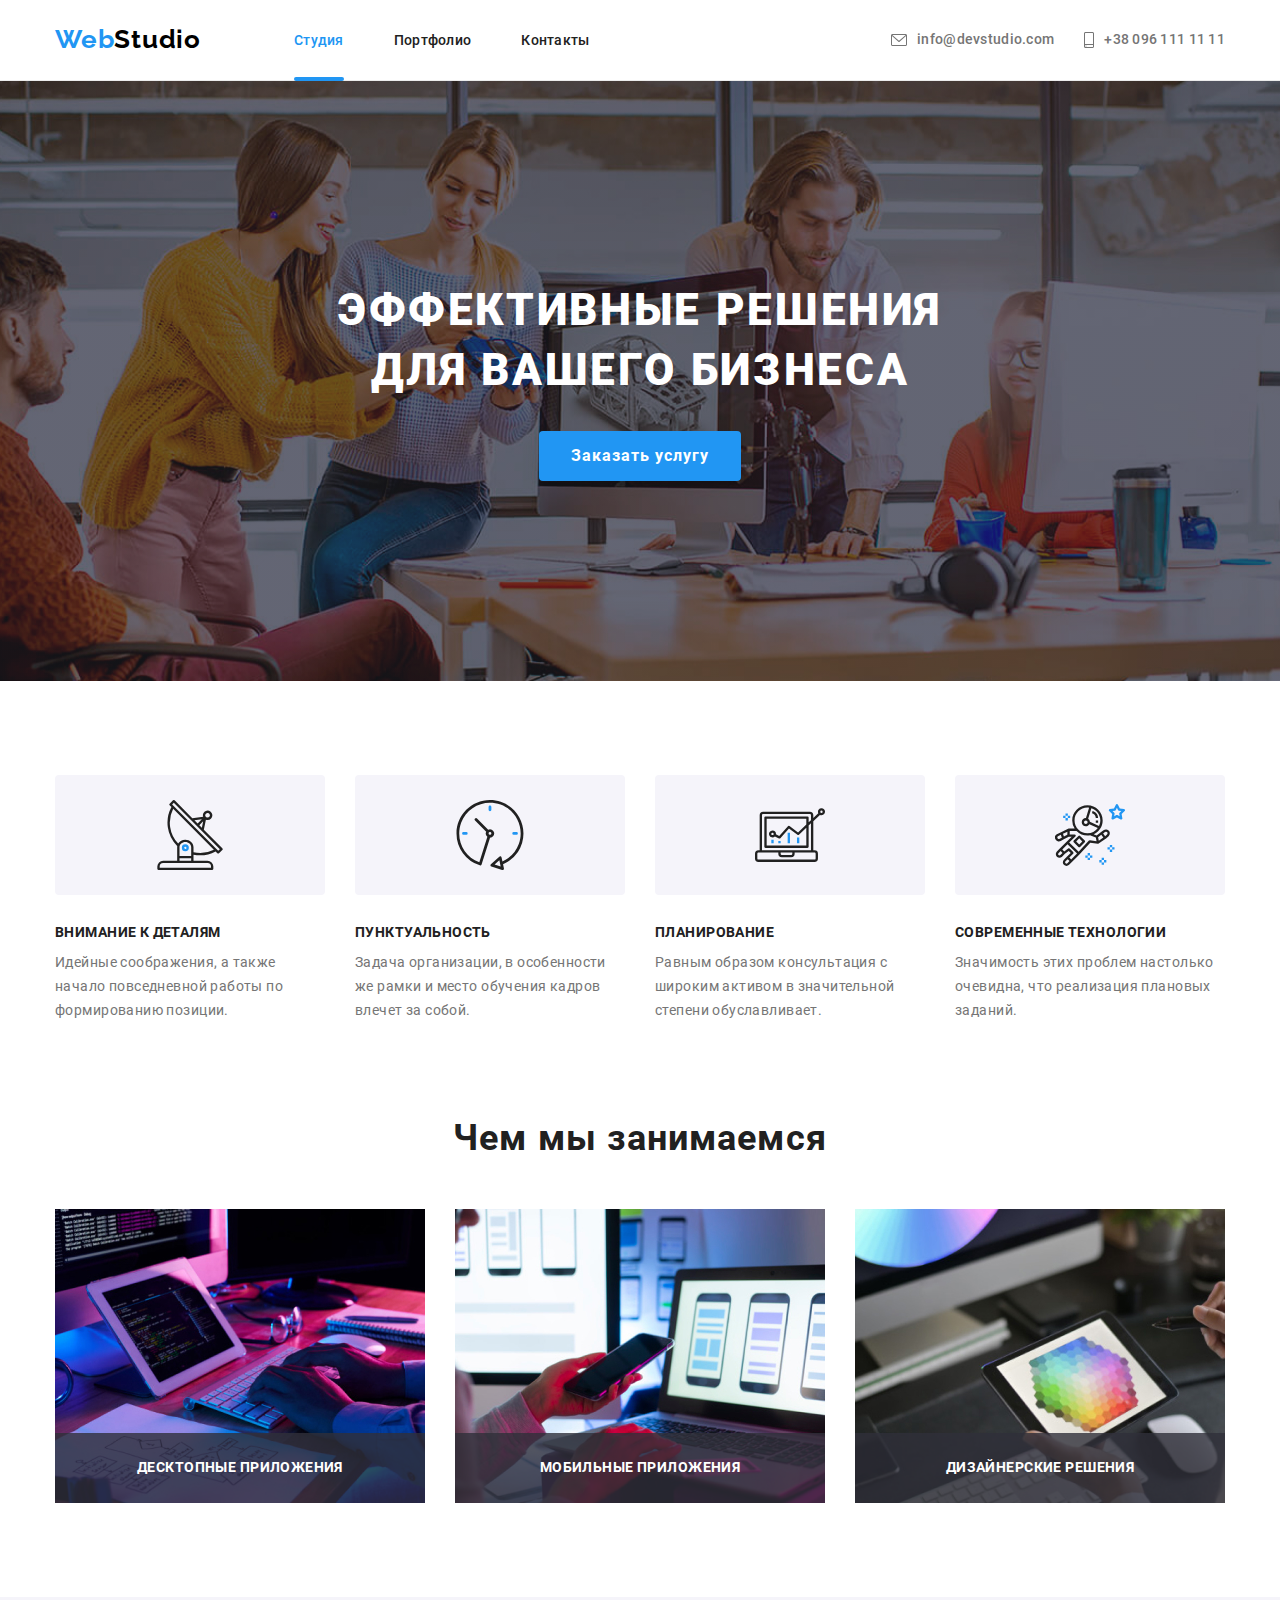
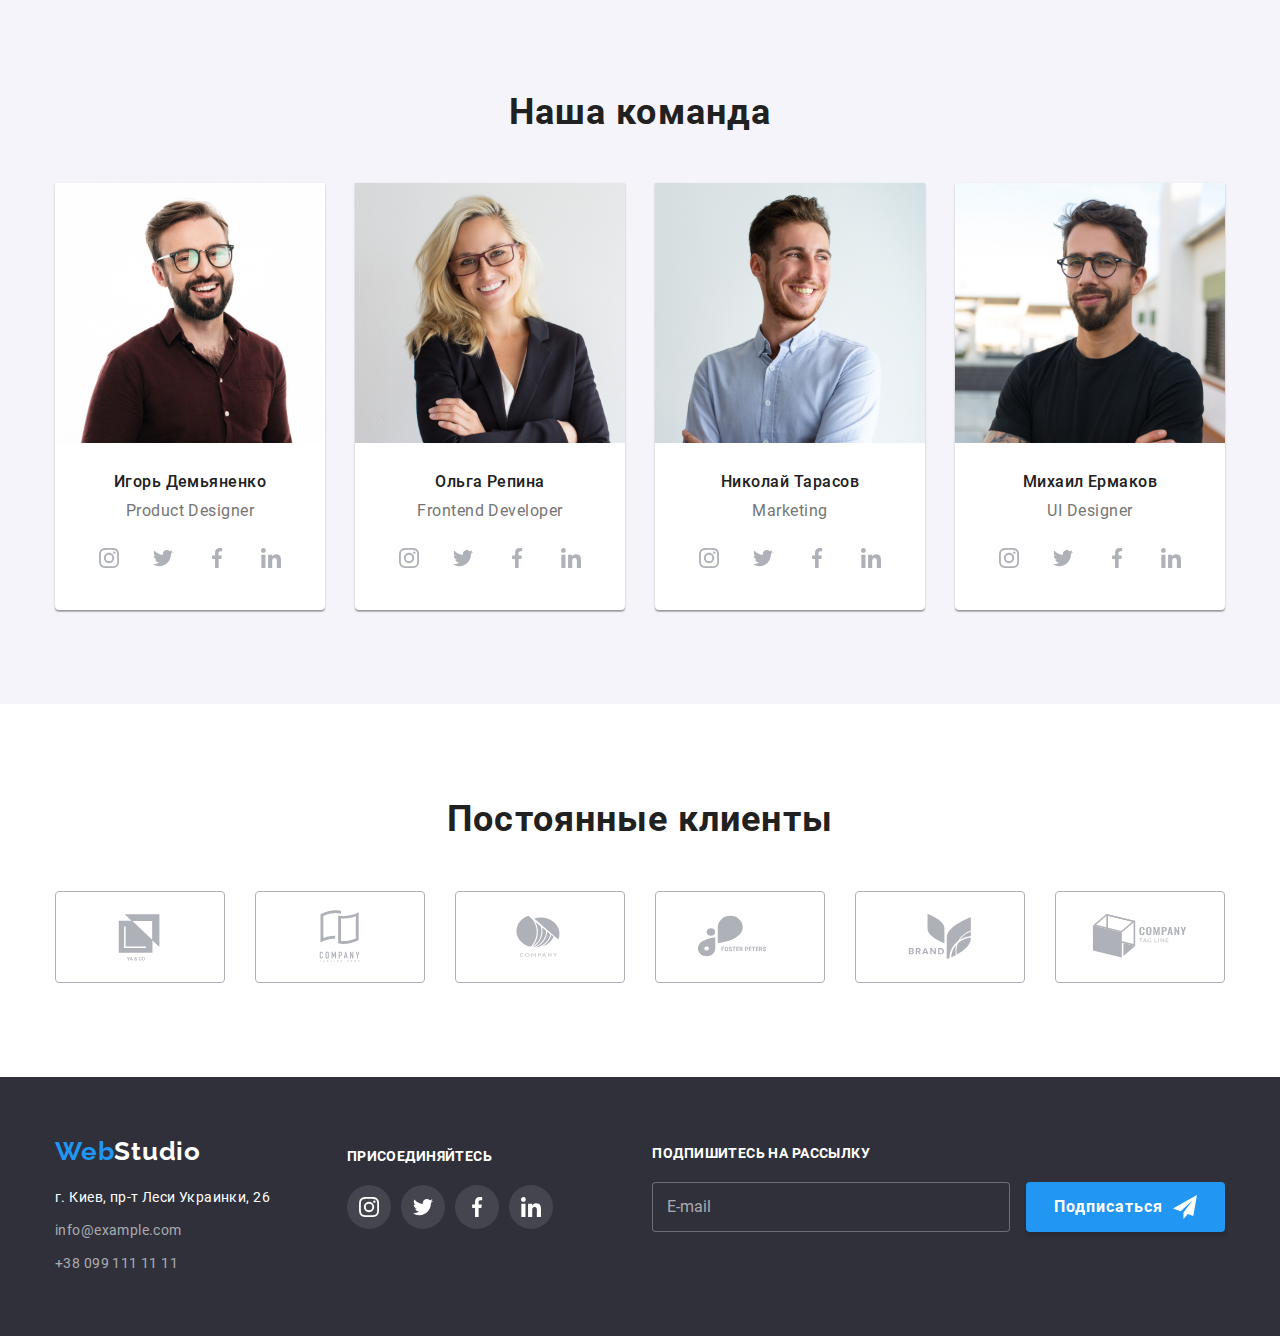
<file: index.html>
<!DOCTYPE html>
<html lang="ru">
<head>
    <meta charset="UTF-8">
    <meta http-equiv="X-UA-Compatible" content="IE=edge">
    <meta name="viewport" content="width=device-width, initial-scale=1.0">
    <title>Студия</title>

    <link rel="stylesheet" href="https://cdnjs.cloudflare.com/ajax/libs/modern-normalize/1.1.0/modern-normalize.min.css" />
    <link rel="stylesheet" href="./css/main.min.css">
</head>
<body>
    <header class="header">
        <div class="container">
            <div class="header__inner">
                <div class="header__logo">
                        <a href="./index.html" lang="en" class="logo links">Web<span
                                class="logo--black">Studio</span></a>
                </div>
            <nav class="nav">
                <ul class="nav__list list">
                    <li class="nav__item">
                        <a href="./index.html" class="nav__link links nav__link--current">Студия</a>
                    </li>
                    <li class="nav__item">
                        <a href="./portfolio.html" class="nav__link links">Портфолио</a>
                    </li>
                    <li class="nav__item">
                        <a href="#contacts" class="nav__link links">Контакты</a>
                    </li>
                </ul>
            </nav>
                <ul class="contacts--row list">
                    <li class="contacts__item" >
                        <a href="mailto:info@devstudio.com" class="contacts__links--medium links">
                            <svg width="16" height="16" class="header__icon">
                                <use href="./images/icons.svg#icon-mail"></use>
                            </svg>
                            info@devstudio.com
                        </a>
                    </li>
                    <li class="contacts__item">
                        <a href="tel:+380961111111" class="contacts__links--medium links">
                            <svg width="16" height="16" class="header__icon header__icon--less-distance">
                                <use href="./images/icons.svg#icon-phone"></use>
                            </svg>
                            +38 096 111 11 11
                        </a>
                    </li>
                </ul>
            </div>
        </div>
    </header>
    <main>
        <section class="section hero">
            <div class="container">
                <h1 class="hero__title">Эффективные решения для вашего бизнеса</h1>
                <button class="buttons buttons--large" type="button" data-modal-open>Заказать услугу</button>
            </div>
        </section>
        <section class="section benefits">
            <div class="container">
                <h2 class="visually-hidden">Наши преимущества</h2>
                <ul class="benefits__list list">
                    <li class="benefits__item">
                        <div class="benefits__thumb">
                            <svg width="70px" height="70px">
                                <use href="./images/icons.svg#icon-antenna"/>
                            </svg>
                        </div>
                        <h3 class="benefits__title">
                            Внимание к деталям
                        </h3>
                        <p class="benefits__description">
                            Идейные соображения, а также начало повседневной работы по формированию позиции.
                        </p>
                    </li>
                    <li class="benefits__item">
                        <div class="benefits__thumb">
                            <svg width="70px" height="70px">
                                <use href="./images/icons.svg#icon-clock" />
                            </svg>
                        </div>
                        <h3 class="benefits__title">
                            Пунктуальность
                        </h3>
                        <p class="benefits__description">
                            Задача организации, в особенности же рамки и место обучения кадров влечет за собой.
                        </p>
                    </li>
                    <li class="benefits__item">
                        <div class="benefits__thumb">
                            <svg width="70px" height="70px">
                                <use href="./images/icons.svg#icon-diagram" />
                            </svg>
                        </div>
                        <h3 class="benefits__title">
                            Планирование
                        </h3>
                        <p class="benefits__description">
                            Равным образом консультация с широким активом в значительной степени обуславливает.
                        </p>
                    </li>
                    <li class="benefits__item">
                        <div class="benefits__thumb">
                            <svg width="70px" height="70px">
                                <use href="./images/icons.svg#icon-astronaut" />
                            </svg>
                        </div>
                        <h3 class="benefits__title">
                            Современные технологии
                        </h3>
                        <p class="benefits__description">
                            Значимость этих проблем настолько очевидна, что реализация плановых заданий.
                        </p>
                    </li>
                </ul>
            </div>
        </section>
        <section class="section activity">
            <div class="container">
                <h2 class="activity__title">
                    Чем мы занимаемся
                </h2>
                <ul class="activity__list list">
                    <li class="activity__item">
                        <img src="./images/image-1.jpg" alt="Программирование" width="370" />
                        <h3 class="activity__description">Десктопные приложения</h3>
                    </li>
                    <li class="activity__item">
                        <img src="./images/image-2.jpg" alt="Программирование для малых устройств" width="370" />
                        <h3 class="activity__description">Мобильные приложения</h3>
                    </li>
                    <li class="activity__item">
                        <img src="./images/image-3.jpg" alt="Палитра красок" width="370" />
                        <h3 class="activity__description">Дизайнерские решения</h3>
                    </li>
                </ul>
            </div>
        </section>
        <section class="section team">
            <div class="container">
                <h2 class="team__title">
                    Наша команда
                </h2>
                <ul class="team__list list">
                    <li class="team__card">
                        <img src="./images/team-1.jpg" lang="en" alt="Product Designer" width="270" />
                        <div class="team__member">
                            <h3 class="team__name">Игорь Демьяненко</h3>
                            <p class="team__job" lang="en">Product Designer</p>
                            <ul class="team-networks networks list">
                                <li>
                                    <a href="#" class="networks__links">
                                        <svg class="networks__icons" width="20px" height="20px">
                                            <use href="./images/icons.svg#icon-instagram"/>
                                        </svg>
                                    </a>
                                </li>
                                <li>
                                    <a href="#" class="networks__links">
                                        <svg class="networks__icons" width="20px" height="20px">
                                            <use href="./images/icons.svg#icon-twitter"/>
                                        </svg>
                                    </a>
                                </li>
                                <li>
                                    <a href="#" class="networks__links">
                                        <svg class="networks__icons" width="20px" height="20px">
                                            <use href="./images/icons.svg#icon-facebook"/>
                                        </svg>
                                    </a>
                                </li>
                                <li>
                                    <a href="#" class="networks__links">
                                        <svg class="networks__icons" width="20px" height="20px">
                                            <use href="./images/icons.svg#icon-linkedin"/>
                                        </svg>
                                    </a>
                                </li>
                            </ul>
                        </div>
                    </li>
                    <li class="team__card">
                        <img src="./images/team-2.jpg" lang="en" alt="Frontend Developer" width="270" />
                        <div class="team__member">
                            <h3 class="team__name">Ольга Репина</h3>
                            <p class="team__job" lang="en">Frontend Developer</p>
                            <ul class="team-networks networks list">
                                <li>
                                    <a href="#" class="networks__links">
                                        <svg class="networks__icons" width="20px" height="20px">
                                            <use href="./images/icons.svg#icon-instagram"/>
                                        </svg>
                                    </a>
                                </li>
                                <li>
                                    <a href="#" class="networks__links">
                                        <svg class="networks__icons" width="20px" height="20px">
                                            <use href="./images/icons.svg#icon-twitter"/>
                                        </svg>
                                    </a>
                                </li>
                                <li>
                                    <a href="#" class="networks__links">
                                        <svg class="networks__icons" width="20px" height="20px">
                                            <use href="./images/icons.svg#icon-facebook"/>
                                        </svg>
                                    </a>
                                </li>
                                <li>
                                    <a href="#" class="networks__links">
                                        <svg class="networks__icons" width="20px" height="20px">
                                            <use href="./images/icons.svg#icon-linkedin"/>
                                        </svg>
                                    </a>
                                </li>
                            </ul>
                        </div>
                    </li>
                    <li class="team__card">
                        <img src="./images/team-3.jpg" lang="en" alt="Marketing" width="270" />
                        <div class="team__member">
                            <h3 class="team__name">Николай Тарасов</h3>
                            <p class="team__job" lang="en">Marketing</p>
                            <ul class="team-networks networks list">
                                <li>
                                    <a href="#" class="networks__links">
                                        <svg class="networks__icons" width="20px" height="20px">
                                            <use href="./images/icons.svg#icon-instagram"/>
                                        </svg>
                                    </a>
                                </li>
                                <li>
                                    <a href="#" class="networks__links">
                                        <svg class="networks__icons" width="20px" height="20px">
                                            <use href="./images/icons.svg#icon-twitter"/>
                                        </svg>
                                    </a>
                                </li>
                                <li>
                                    <a href="#" class="networks__links">
                                        <svg class="networks__icons" width="20px" height="20px">
                                            <use href="./images/icons.svg#icon-facebook"/>
                                        </svg>
                                    </a>
                                </li>
                                <li>
                                    <a href="#" class="networks__links">
                                        <svg class="networks__icons" width="20px" height="20px">
                                            <use href="./images/icons.svg#icon-linkedin"/>
                                        </svg>
                                    </a>
                                </li>
                            </ul>
                        </div>
                    </li>
                    <li class="team__card">
                        <img src="./images/team-4.jpg" lang="en" alt="UI Designer" width="270" />
                        <div class="team__member">
                            <h3 class="team__name">Михаил Ермаков</h3>
                            <p class="team__job" lang="en">UI Designer</p>
                            <ul class="team-networks networks list">
                                <li>
                                    <a href="#" class="networks__links">
                                        <svg class="networks__icons" width="20px" height="20px">
                                            <use href="./images/icons.svg#icon-instagram"/>
                                        </svg>
                                    </a>
                                </li>
                                <li>
                                    <a href="#" class="networks__links">
                                        <svg class="networks__icons" width="20px" height="20px">
                                            <use href="./images/icons.svg#icon-twitter"/>
                                        </svg>
                                    </a>
                                </li>
                                <li>
                                    <a href="#" class="networks__links">
                                        <svg class="networks__icons" width="20px" height="20px">
                                            <use href="./images/icons.svg#icon-facebook"/>
                                        </svg>
                                    </a>
                                </li>
                                <li>
                                    <a href="#" class="networks__links">
                                        <svg class="networks__icons" width="20px" height="20px">
                                            <use href="./images/icons.svg#icon-linkedin"/>
                                        </svg>
                                    </a>
                                </li>
                            </ul>
                        </div>
                    </li>
                </ul>
            </div>
        </section>
        <section class="section clients">
            <div class="container">
                <h2 class="clients__title">Постоянные клиенты</h2>
                <ul class="clients__list list">
                    <li class="clients__thumb">
                        <h3 class="visually-hidden" lang="en">ya & co</h3>
                        <a href="" class="clients__links">
                            <svg class="clients__icon" width="106" height="60">
                                <use href="./images/icons.svg#icon-Logo1"/>
                            </svg>
                        </a>
                    </li>
                    <li class="clients__thumb">
                        <h3 class="visually-hidden" lang="en">company, tagline here</h3>
                        <a href="" class="clients__links">
                            <svg class="clients__icon" width="106" height="60">
                                <use href="./images/icons.svg#icon-Logo2"/>
                            </svg>
                        </a>
                    </li>
                    <li class="clients__thumb">
                        <h3 class="visually-hidden" lang="en">company</h3>
                        <a href="" class="clients__links">
                            <svg class="clients__icon" width="106" height="60">
                                <use href="./images/icons.svg#icon-Logo3"/>
                            </svg>
                        </a>
                    </li>
                    <li class="clients__thumb">
                        <h3 class="visually-hidden" lang="en">foster peters</h3>
                        <a href="" class="clients__links">
                            <svg class="clients__icon" width="106" height="60">
                                <use href="./images/icons.svg#icon-Logo4"/>
                            </svg>
                        </a>
                    </li>
                    <li class="clients__thumb">
                        <h3 class="visually-hidden" lang="en">brand</h3>
                        <a href="" class="clients__links">
                            <svg class="clients__icon" width="106" height="60">
                                <use href="./images/icons.svg#icon-Logo5"/>
                            </svg>
                        </a>
                    </li>
                    <li class="clients__thumb">
                        <h3 class="visually-hidden" lang="en">company, tag line</h3>
                        <a href="" class="clients__links">
                            <svg class="clients__icon" width="106" height="60">
                                <use href="./images/icons.svg#icon-Logo6"/>
                            </svg>
                        </a>
                    </li>
                </ul>
            </div>
        </section>
    </main>
    <footer class="footer" id="contacts">
        <h2 class="visually-hidden">Контакты</h2>
        <div class="container footer__inner">
            <div>
                <div class="footer__logo">
                    <a href="./index.html" lang="en" class="logo links">Web<span class="logo--white">Studio</span></a>
                </div>
                <address>
                    <ul class="contacts--column list">
                        <li class="contacts__item"><a class="contacts__links contacts__links--white links" target="_blank"
                                href="https://www.google.com/maps/place/%D0%B1%D1%83%D0%BB%D1%8C%D0%B2%D0%B0%D1%80+%D0%9B%D0%B5%D1%81%D1%96+%D0%A3%D0%BA%D1%80%D0%B0%D1%97%D0%BD%D0%BA%D0%B8,+26,+%D0%9A%D0%B8%D1%97%D0%B2,+02000/@50.4265807,30.5383858,17z/data=!3m1!4b1!4m5!3m4!1s0x40d4cf0e033ecbe9:0x57a4dffefec77da0!8m2!3d50.4265807!4d30.5383858">г.
                                Киев, пр-т Леси Украинки, 26</a></li>
                        <li class="contacts__item"><a class="contacts__links links"
                                href="mailto:info@example.com">info@example.com</a></li>
                        <li class="contacts__item"><a class="contacts__links links" href="tel:+380991111111">+38 099 111 11
                                11</a></li>
                    </ul>
                </address>
            </div>
            <div class="join">
                <h3 class="join__title">присоединяйтесь</h3>
                <ul class="join__list list">
                    <li>
                        <a href="https://www.instagram.com/" target="_blank" class="networks__links networks__links--grey">
                            <svg class="networks__icons" width="20px" height="20px" aria-hidden="true">
                                <use href="./images/icons.svg#icon-instagram" />
                            </svg>
                        </a>
                    </li>
                    <li>
                        <a href="https://twitter.com/" target="_blank" class="networks__links networks__links--grey">
                            <svg class="networks__icons" width="20px" height="20px" aria-hidden="true">
                                <use href="./images/icons.svg#icon-twitter" />
                            </svg>
                        </a>
                    </li>
                    <li>
                        <a href="https://www.facebook.com/" target="_blank" class="networks__links networks__links--grey">
                            <svg class="networks__icons" width="20px" height="20px" aria-hidden="true">
                                <use href="./images/icons.svg#icon-facebook" />
                            </svg>
                        </a>
                    </li>
                    <li>
                        <a href="https://www.linkedin.com/" target="_blank" class="networks__links networks__links--grey">
                            <svg class="networks__icons" width="20px" height="20px" aria-hidden="true">
                                <use href="./images/icons.svg#icon-linkedin" />
                            </svg>
                        </a>
                    </li>
                </ul>
            </div>
            <div class="subscription">
                <form>
                    <label for="user_email" class="subscription__label">Подпишитесь на рассылку</label>
                    <input type="email" name="email" id="user_email" placeholder="E-mail" class="subscription__input"
                        required autocomplete="off" />
                    <button type="submit" class="buttons subscription__buttons">
                        Подписаться
                    </button>
                </form>
            </div>
        </div>
    </footer>
    <div class="backdrop is-hidden" data-modal>
        <div class="modal">
            <button type="button" class="modal__close" data-modal-close>
              <svg width="10" height="10">
                <use href="./images/icons.svg#icon-closing"></use>
              </svg>
            </button>
            <div class="modal__inner">
                <form class="form">
                    <fieldset>
                        <legend class="form__title">
                            Оставьте свои данные, мы вам перезвоним
                        </legend>
                        <div class="form__field">
                            <label class="form__label" for="username">Имя</label>
                            <div class="form__inner">
                                <input autofocus class="form__input" type="text" name="name" id="username" autocomplete="off" required/>
                                <svg class="form__icons" width="18" height="18">
                                    <use href="./images/icons.svg#icon-form-name"></use>
                                </svg>
                            </div>
                        </div>
                        <div class="form__field">
                            <label class="form__label" for="user-phone">Телефон</label>
                            <div class="form__inner">
                                <input class="form__input" type="tel" name="phone" id="user-phone" autocomplete="off" required/>
                                <svg class="form__icons" width="18" height="18">
                                    <use href="./images/icons.svg#icon-form-phone"></use>
                                </svg>
                            </div>
                        </div>
                        <div class="form__field">
                            <label class="form__label" for="user-email">Почта</label>
                            <div class="form__inner">
                                <input class="form__input" type="email" name="email" id="user-email" autocomplete="off" required/>
                                <svg class="form__icons" width="18" height="18">
                                    <use href="./images/icons.svg#icon-form-email"></use>
                                </svg>
                            </div>
                        </div>
                        <div class="form__field">
                            <label class="form__label" for="user-comment">Комментарий</label>
                            <textarea class="form__input textarea" name="comment" rows="6" id="user-comment" placeholder="Введите текст"></textarea>
                        </div>
                        <div class="checkbox__field" >
                            <label class="checkbox__label">
                                <input class="checkbox__input visually-hidden" type="checkbox" name="agreement" value="agree" required/>
                                <span class="checkbox__icon"></span>
                                Соглашаюсь с рассылкой и принимаю&nbsp;
                                <a href="#" target="_blank" class="checkbox__terms">Условия договора</a>
                            </label>
                        </div>
                    </fieldset>
                    <button class="buttons form__buttons" type="submit">Отправить</button>
                </form>
            </div>
        </div>
      </div>
      <script src="./js/modal.js"></script>
</body>
</html>
</file>
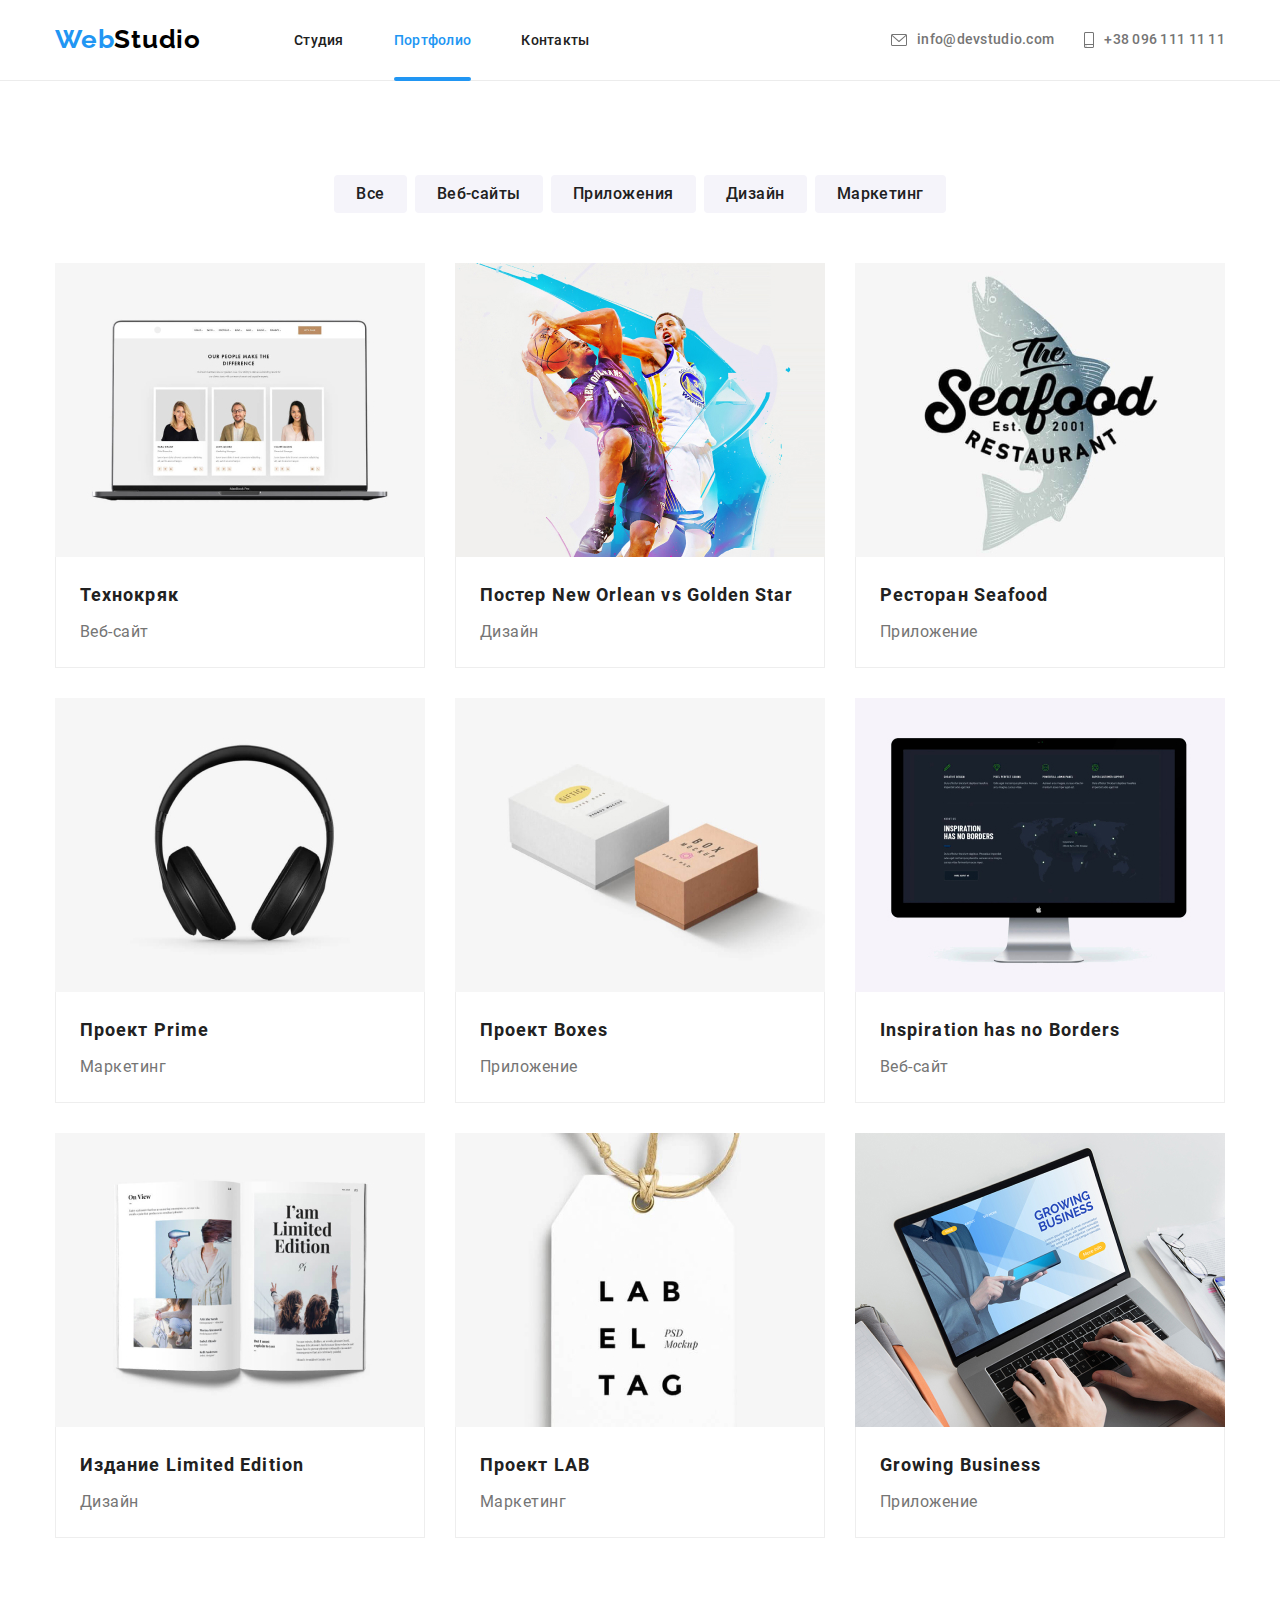
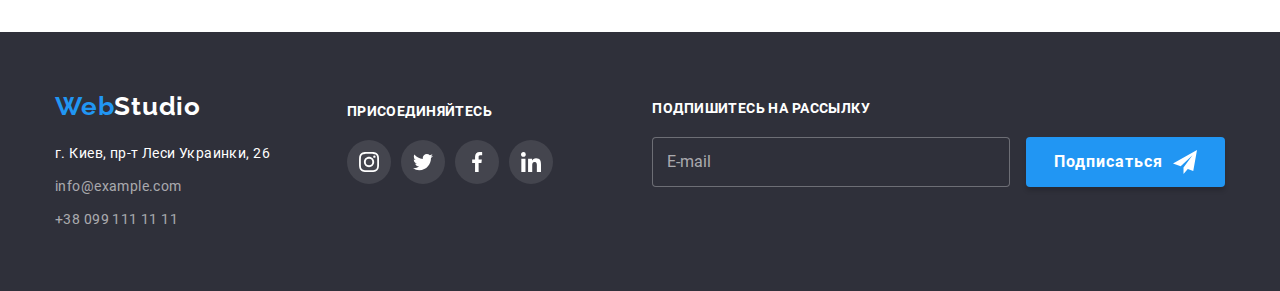
<file: portfolio.html>
<!DOCTYPE html>
<html lang="ru">
  <head>
    <meta charset="UTF-8" />
    <meta http-equiv="X-UA-Compatible" content="IE=edge" />
    <meta name="viewport" content="width=device-width, initial-scale=1.0" />
    <title>Портфолио</title>
    
    <link rel="stylesheet" href="https://cdnjs.cloudflare.com/ajax/libs/modern-normalize/1.1.0/modern-normalize.min.css" />
    <link rel="stylesheet" href="./css/main.min.css">
  </head>
  <body>
    <header class="header">
      <div class="container">
        <div class="header__inner">
          <a href="./index.html" lang="en" class="header__logo logo links">Web<span class="logo--black">Studio</span></a>
          <nav class="nav">
            <ul class="nav__list list">
              <li class="nav__item">
                <a href="./index.html" class="nav__link links">Студия</a>
              </li>
              <li class="nav__item">
                <a href="./portfolio.html" class="nav__link links nav__link--current">Портфолио</a>
              </li>
              <li class="nav__item">
                <a href="#contacts" class="nav__link links">Контакты</a>
              </li>
            </ul>
          </nav>
          <ul class="contacts--row list">
            <li class="contacts__item">
              <a href="mailto:info@devstudio.com" class="contacts__links--medium links">
                <svg width="16" height="16" class="header__icon">
                  <use href="./images/icons.svg#icon-mail"></use>
                </svg>
                info@devstudio.com
              </a>
            </li>
            <li class="contacts__item">
              <a href="tel:+380961111111" class="contacts__links--medium links">
                <svg width="16" height="16" class="header__icon header__icon--less-distance">
                  <use href="./images/icons.svg#icon-phone"></use>
                </svg>
                +38 096 111 11 11
              </a>
            </li>
          </ul>
        </div>
      </div>
    </header>
    <main>
        <section class="section portfolio">
          <div class="container">
                        <h1 class="visually-hidden">Портфолио</h1>
                        <ul class="portfolio__filter filter  list">
                          <li class="filter__item"><button class="buttons filter__buttons" type="button">Все</button></li>
                          <li class="filter__item"><button class="buttons filter__buttons" type="button">Веб-сайты</button></li>
                          <li class="filter__item"><button class="buttons filter__buttons" type="button">Приложения</button></li>
                          <li class="filter__item"><button class="buttons filter__buttons" type="button">Дизайн</button></li>
                          <li class="filter__item"><button class="buttons filter__buttons" type="button">Маркетинг</button></li>
                        </ul>
                        <ul class="portfolio__set list">
                          <li class="portfolio__item">
                            <article class="portfolio__card">
                              <div class="portfolio__thumb">
                                <img src="./images/portfolio-1.jpg" alt="ноутбук" width="370" />
                                <div class="portfolio__overlay">
                                  <p class="portfolio__description">Ресурс предлагает комплексные предложения с разным уровнем функционала и сервисов. Все это позволит посетителю получить исчерпывающие сведения о компании или частном лице.</p>
                                </div>
                              </div>
                              <div class="portfolio__meta">
                                <h2 class="portfolio__name">Технокряк</h2>
                                <p class="portfolio__applying">Веб-сайт</p>
                              </div>
                            </article>
                          </li>
                          <li class="portfolio__item">
                            <article class="portfolio__card">
                              <div class="portfolio__thumb">
                                <img src="./images/portfolio-2.jpg" alt="баскетбол" width="370" />
                              </div>
                              <div class="portfolio__meta">
                                <h2 class="portfolio__name">Постер New Orlean vs Golden Star</h2>
                                <p class="portfolio__applying">Дизайн</p>
                              </div>
                            </article>
                          </li>
                          <li class="portfolio__item">
                            <article class="portfolio__card">
                              <div class="portfolio__thumb">
                                <img src="./images/portfolio-3.jpg" alt="рыба" width="370" />
                              </div>
                              <div class="portfolio__meta">
                                <h2 class="portfolio__name">Ресторан Seafood</h2>
                                <p class="portfolio__applying">Приложение</p>
                              </div>
                            </article>
                          </li>
                          <li class="portfolio__item">
                            <article class="portfolio__card">
                              <div class="portfolio__thumb">
                                <img src="./images/portfolio-4.jpg" alt="наушники" width="370" />
                              </div>
                              <div class="portfolio__meta">
                                <h2 class="portfolio__name">Проект Prime</h2>
                                <p class="portfolio__applying">Маркетинг</p>
                              </div>
                            </article>
                          </li>
                          <li class="portfolio__item">
                            <article class="portfolio__card">
                              <div class="portfolio__thumb">
                                <img src="./images/portfolio-5.jpg" alt="коробки" width="370" />
                              </div>
                              <div class="portfolio__meta">
                                <h2 class="portfolio__name">Проект Boxes</h2>
                                <p class="portfolio__applying">Приложение</p>
                              </div>
                            </article>
                          </li>
                          <li class="portfolio__item">
                            <article class="portfolio__card">
                              <div class="portfolio__thumb">
                                <img src="./images/portfolio-6.jpg" alt="компьютер" width="370" />
                              </div>
                              <div class="portfolio__meta">
                                <h2 class="portfolio__name">Inspiration has no Borders</h2>
                                <p class="portfolio__applying">Веб-сайт</p>
                              </div>
                            </article>
                          </li>
                          <li class="portfolio__item">
                            <article class="portfolio__card">
                              <div class="portfolio__thumb">
                                <img src="./images/portfolio-7.jpg" alt="журнал" width="370" />
                              </div>
                              <div class="portfolio__meta">
                                <h2 class="portfolio__name">Издание Limited Edition</h2>
                                <p class="portfolio__applying">Дизайн</p>
                              </div>
                            </article>
                          </li>
                          <li class="portfolio__item">
                            <article class="portfolio__card">
                              <div class="portfolio__thumb">
                                <img src="./images/portfolio-8.jpg" alt="бирка" width="370" />
                              </div>
                              <div class="portfolio__meta">
                                <h2 class="portfolio__name">Проект LAB</h2>
                                <p class="portfolio__applying">Маркетинг</p>
                              </div>
                            </article>
                          </li>
                          <li class="portfolio__item">
                            <article class="portfolio__card">
                              <div class="portfolio__thumb">
                                <img src="./images/portfolio-9.jpg" alt="продвижение" width="370" />
                              </div>
                              <div class="portfolio__meta">
                                <h2 class="portfolio__name">Growing Business</h2>
                                <p class="portfolio__applying">Приложение</p>
                              </div>
                            </article>
                          </li>
                        </ul>
          </div>
        </section>
    </main>
    <footer class="footer" id="contacts">
      <h2 class="visually-hidden">Контакты</h2>
      <div class="container footer__inner">
          <div>
            <div class="footer__logo">
              <a href="./index.html" lang="en" class="logo links">Web<span class="logo--white">Studio</span></a>
            </div>
            <address>
            <ul class="contacts--column list">
                <li class="contacts__item"><a class="contacts__links contacts__links--white links" target="_blank"
                        href="https://www.google.com/maps/place/%D0%B1%D1%83%D0%BB%D1%8C%D0%B2%D0%B0%D1%80+%D0%9B%D0%B5%D1%81%D1%96+%D0%A3%D0%BA%D1%80%D0%B0%D1%97%D0%BD%D0%BA%D0%B8,+26,+%D0%9A%D0%B8%D1%97%D0%B2,+02000/@50.4265807,30.5383858,17z/data=!3m1!4b1!4m5!3m4!1s0x40d4cf0e033ecbe9:0x57a4dffefec77da0!8m2!3d50.4265807!4d30.5383858">г.
                        Киев, пр-т Леси Украинки, 26</a></li>
                <li class="contacts__item"><a class="contacts__links links" href="mailto:info@example.com">info@example.com</a></li>
                <li class="contacts__item"><a class="contacts__links links" href="tel:+380991111111">+38 099 111 11 11</a></li>
            </ul>
            </address>
          </div>
          <div class="join">
              <h3 class="join__title">присоединяйтесь</h3>
              <ul class="join__list list">
                  <li>
                      <a href="https://www.instagram.com/" target="_blank" class="networks__links networks__links--grey">
                          <svg class="networks__icons" width="20px" height="20px" aria-hidden="true">
                              <use href="./images/icons.svg#icon-instagram"/>
                          </svg>
                      </a>
                  </li>
                  <li>
                      <a href="https://twitter.com/" target="_blank" class="networks__links networks__links--grey">
                          <svg class="networks__icons" width="20px" height="20px" aria-hidden="true">
                              <use href="./images/icons.svg#icon-twitter"/>
                          </svg>
                      </a>
                  </li>
                  <li>
                      <a href="https://www.facebook.com/" target="_blank" class="networks__links networks__links--grey">
                          <svg class="networks__icons" width="20px" height="20px" aria-hidden="true">
                              <use href="./images/icons.svg#icon-facebook"/>
                          </svg>
                      </a>
                  </li>
                  <li>
                      <a href="https://www.linkedin.com/" target="_blank" class="networks__links networks__links--grey">
                          <svg class="networks__icons" width="20px" height="20px" aria-hidden="true">
                              <use href="./images/icons.svg#icon-linkedin"/>
                          </svg>
                      </a>
                  </li>
              </ul>
          </div>
          <div class="subscription">
            <form>
                <label for="user_email" class="subscription__label">Подпишитесь на рассылку</label>
                <input type="email" name="email" id="user_email" placeholder="E-mail" class="subscription__input" required autocomplete="off"/>
                    <button type="submit" class="buttons subscription__buttons">
                        Подписаться
                    </button>
              </form>
          </div>
      </div>
    </footer>
  </body>
</html>
</file>
<file: css/main.min.css>
@font-face{font-family:"Roboto";font-style:normal;font-weight:400;src:url("../fonts/roboto-v30-latin_cyrillic-regular.eot");src:local(""),url("../fonts/roboto-v30-latin_cyrillic-regular.eot?#iefix") format("embedded-opentype"),url("../fonts/roboto-v30-latin_cyrillic-regular.woff2") format("woff2"),url("../fonts/roboto-v30-latin_cyrillic-regular.woff") format("woff"),url("../fonts/roboto-v30-latin_cyrillic-regular.ttf") format("truetype"),url("../fonts/roboto-v30-latin_cyrillic-regular.svg#Roboto") format("svg")}@font-face{font-family:"Roboto";font-style:normal;font-weight:500;src:url("../fonts/roboto-v30-latin_cyrillic-500.eot");src:local(""),url("../fonts/roboto-v30-latin_cyrillic-500.eot?#iefix") format("embedded-opentype"),url("../fonts/roboto-v30-latin_cyrillic-500.woff2") format("woff2"),url("../fonts/roboto-v30-latin_cyrillic-500.woff") format("woff"),url("../fonts/roboto-v30-latin_cyrillic-500.ttf") format("truetype"),url("../fonts/roboto-v30-latin_cyrillic-500.svg#Roboto") format("svg")}@font-face{font-family:"Roboto";font-style:normal;font-weight:700;src:url("../fonts/roboto-v30-latin_cyrillic-700.eot");src:local(""),url("../fonts/roboto-v30-latin_cyrillic-700.eot?#iefix") format("embedded-opentype"),url("../fonts/roboto-v30-latin_cyrillic-700.woff2") format("woff2"),url("../fonts/roboto-v30-latin_cyrillic-700.woff") format("woff"),url("../fonts/roboto-v30-latin_cyrillic-700.ttf") format("truetype"),url("../fonts/roboto-v30-latin_cyrillic-700.svg#Roboto") format("svg")}@font-face{font-family:"Roboto";font-style:normal;font-weight:900;src:url("../fonts/roboto-v30-latin_cyrillic-900.eot");src:local(""),url("../fonts/roboto-v30-latin_cyrillic-900.eot?#iefix") format("embedded-opentype"),url("../fonts/roboto-v30-latin_cyrillic-900.woff2") format("woff2"),url("../fonts/roboto-v30-latin_cyrillic-900.woff") format("woff"),url("../fonts/roboto-v30-latin_cyrillic-900.ttf") format("truetype"),url("../fonts/roboto-v30-latin_cyrillic-900.svg#Roboto") format("svg")}@font-face{font-family:"Raleway";font-weight:700;src:url("../fonts/raleway/raleway-v28-latin-700.eot");src:local(""),url("../fonts/raleway/raleway-v28-latin-700.eot") format("embedded-opentype"),url("../fonts/raleway/raleway-v28-latin-700.woff2") format("woff2"),url("../fonts/raleway/raleway-v28-latin-700.woff") format("woff"),url("../fonts/raleway/raleway-v28-latin-700.ttf") format("truetype"),url("../fonts/raleway/raleway-v28-latin-700.svg#Raleway") format("svg")}:root{--brand-color: #2196f3;--brand-color-buttons-hover: #188ce8;--hero-and-footer-color: #2f303a;--selection-color: #badefe;--logo-second-color: #000;--logo-third-color: #fff}body{color:#212121;font-family:"Roboto"}h1,h2,h3,h4,h5,h6,p{margin-top:0;margin-bottom:0}img{display:block;max-width:100%;height:auto}::-moz-selection{background-color:var(--selection-color)}::selection{background-color:var(--selection-color)}.list{list-style:none;-webkit-padding-start:0;padding-inline-start:0;-webkit-padding-end:0;padding-inline-end:0;-webkit-margin-before:0;margin-block-start:0;-webkit-margin-after:0;margin-block-end:0}fieldset{display:block;-webkit-margin-start:0;margin-inline-start:0;-webkit-margin-end:0;margin-inline-end:0;-webkit-padding-before:0;padding-block-start:0;-webkit-padding-start:0;padding-inline-start:0;-webkit-padding-end:0;padding-inline-end:0;-webkit-padding-after:0;padding-block-end:0;min-inline-size:-webkit-min-content;min-inline-size:-moz-min-content;min-inline-size:min-content;border:none}.container{width:1200px;margin-left:auto;margin-right:auto;padding-left:15px;padding-right:15px}.section{padding-top:94px;padding-bottom:94px}address{font-style:normal}.visually-hidden{position:absolute;width:1px;height:1px;margin:-1px;border:0;padding:0;white-space:nowrap;-webkit-clip-path:inset(100%);clip-path:inset(100%);clip:rect(0 0 0 0);overflow:hidden}.is-hidden{opacity:0;transform:scale(2);visibility:hidden;pointer-events:none}a{transition-property:color,background-color,box-shadow,border;transition-duration:250ms;transition-timing-function:cubic-bezier(0.4, 0, 0.2, 1)}.links{text-decoration:none;color:inherit}.links:hover,.links:focus{color:var(--brand-color);outline:none}.logo{font-family:"Raleway";font-size:26px;letter-spacing:.03em;color:var(--brand-color)}.logo--black{color:var(--logo-second-color)}.logo--white{font-family:"Raleway";color:var(--logo-third-color)}button{transition-property:color,background-color,box-shadow;transition-duration:250ms;transition-timing-function:cubic-bezier(0.4, 0, 0.2, 1)}.buttons{display:block;margin:0 auto;border-style:none;border-radius:4px;cursor:pointer;font-family:inherit;font-weight:700;font-size:16px;line-height:1.88;letter-spacing:.06em;color:#fff;background:var(--brand-color);box-shadow:0px 4px 4px rgba(0,0,0,.15)}.buttons:hover,.buttons:focus{outline:none;background:var(--brand-color-buttons-hover);box-shadow:0px 4px 4px rgba(0,0,0,.15)}.networks{display:flex;justify-content:center;gap:10px}.networks__links{display:flex;justify-content:center;align-items:center;border-radius:50%;height:44px;width:44px;color:#afb1b8}.networks__links--grey{background-color:rgba(255,255,255,.1);color:#fff}.networks__links:hover,.networks__links:focus{outline:none;background-color:var(--brand-color);color:#fff}.networks__icons{color:currentColor}.networks__icons:hover,.networks__icons:focus{color:currentColor}.backdrop{position:fixed;top:0;left:0;width:100%;height:100%;background:rgba(0,0,0,.2);opacity:1;transform:scaleX(1);transition-property:visibility,transform,opacity;transition-duration:250ms;transition-timing-function:cubic-bezier(0.4, 0, 0.2, 1)}.modal{position:absolute;top:50%;left:50%;transform:translate(-50%, -50%);background-color:#fff;box-shadow:0px 1px 3px rgba(0,0,0,.12),0px 1px 1px rgba(0,0,0,.14),0px 2px 1px rgba(0,0,0,.2);border-radius:4px}.modal__inner{width:448px;margin:0 auto;margin:40px}.modal__close{display:flex;justify-content:center;align-items:center;position:absolute;right:8px;top:8px;width:30px;height:30px;background:#fff;border:1px solid rgba(0,0,0,.1);border-radius:50%;transition-property:fill,background,box-shadow;transition-duration:250ms;transition-timing-function:cubic-bezier(0.4, 0, 0.2, 1);outline:none;cursor:pointer}.modal__close:hover,.modal__close:focus{background:var(--brand-color);fill:#fff}.modal__close:active{background:var(--brand-color-buttons-hover);box-shadow:0px 4px 4px rgba(0,0,0,.15)}.form__title{font-weight:700;font-size:20px;line-height:1;text-align:center;letter-spacing:.03em;margin-bottom:12px}.form__field{margin-bottom:10px}.form__label{font-size:12px;line-height:1.17;letter-spacing:.01em;color:#757575}.form__inner{position:relative;margin-top:4px}.form__input{border:1px solid rgba(33,33,33,.2);border-radius:4px;outline:none;width:100%;font-size:12px;line-height:1.17;letter-spacing:.01em;color:#757575;padding:12px 42px;cursor:pointer;transition-property:border-color;transition-duration:250ms;transition-timing-function:cubic-bezier(0.4, 0, 0.2, 1)}.form__input::-moz-placeholder{font-size:12px;line-height:1.17;letter-spacing:.01em;color:rgba(117,117,117,.5)}.form__input:-ms-input-placeholder{font-size:12px;line-height:1.17;letter-spacing:.01em;color:rgba(117,117,117,.5)}.form__input::placeholder{font-size:12px;line-height:1.17;letter-spacing:.01em;color:rgba(117,117,117,.5)}.form__icons{position:absolute;top:50%;left:15px;transform:translateY(-50%);transition-property:fill;transition-duration:250ms;transition-timing-function:cubic-bezier(0.4, 0, 0.2, 1)}.form__input:hover,.form__input:focus{outline:none;border-color:var(--brand-color)}.form__input:hover+.form__icons,.form__input:focus+.form__icons{outline:none;fill:var(--brand-color)}.textarea{resize:none;padding-left:16px;margin-top:4px}.checkbox__terms{outline:none;color:var(--brand-color);transition-property:text-shadow;transition-duration:250ms;transition-timing-function:cubic-bezier(0.4, 0, 0.2, 1)}.checkbox__terms:focus{transform:scale(1.025);text-shadow:rgba(0,0,0,.15) 0px 4px 4px}.checkbox__field{margin-top:10px;margin-bottom:30px}.checkbox__label{cursor:pointer;display:flex;justify-content:center;align-items:center;font-size:14px;line-height:1.71;letter-spacing:.03em;color:#757575}.checkbox__input{-moz-appearance:none;-webkit-appearance:none;appearance:none}.checkbox__icon{margin-right:8px;width:16px;height:15px;border:2px solid #212121;border-radius:4px;transition:box-shadow 250ms cubic-bezier(0.4, 0, 0.2, 1)}.checkbox__input:focus+.checkbox__icon{box-shadow:0 0 0 2px var(--brand-color)}.checkbox__input:checked+.checkbox__icon{background-image:url("../images/checkbox-full.svg");background-size:contain;background-origin:border-box;background-color:var(--brand-color);border-color:var(--brand-color)}.form__buttons{padding:10px 55px}.header__logo{margin-right:93px}.header{border-bottom:1px solid #ececec}.header__inner{height:80px;display:flex;align-items:center}.nav__list{display:flex;justify-content:center;gap:50px}.nav__link{font-weight:500;font-size:14px;line-height:1.14;letter-spacing:.02em;padding-top:32px;padding-bottom:32px;position:relative}.nav__link--current{color:var(--brand-color)}.nav__link--current::after{position:absolute;display:block;content:"";width:100%;height:4px;border-radius:2px;bottom:-1px;background-color:var(--brand-color)}.contacts--row{display:flex;margin-left:auto;gap:27px}.contacts__links--medium{font-weight:500;font-size:14px;line-height:1.14;letter-spacing:.02em;color:#757575;display:flex}.header__icon{fill:currentColor;margin-right:10px}.header__icon--less-distance{margin-right:7px}.hero{background-color:#c4c4c4;background-image:linear-gradient(rgba(47, 48, 58, 0.4), rgba(47, 48, 58, 0.4)),url(../images/background.jpg);background-repeat:no-repeat;background-position:center;background-size:cover;padding-top:200px;padding-bottom:200px}.hero__title{font-weight:900;font-size:44px;line-height:1.36;text-align:center;letter-spacing:.06em;text-transform:uppercase;color:#fff;margin-bottom:30px;margin-left:250px;margin-right:250px}.buttons--large{padding:10px 32px}.benefits{padding-bottom:0}.benefits__list{display:flex;justify-content:space-between}.benefits__thumb{display:flex;justify-content:center;align-items:center;width:270px;height:120px;background:#f5f4fa;border-radius:4px;margin-bottom:30px}.benefits__item{flex-basis:22%}.benefits__title{font-weight:700;font-size:14px;line-height:1.14;letter-spacing:.03em;text-transform:uppercase;padding-bottom:10px}.benefits__description{font-size:14px;line-height:1.71;letter-spacing:.03em;color:#757575}.activity__title{font-weight:700;font-size:36px;line-height:1.17;text-align:center;letter-spacing:.03em;margin-bottom:50px}.activity__list{display:flex;justify-content:space-between}.activity__item{position:relative}.activity__description{font-weight:700;font-size:14px;line-height:1.14;text-align:center;letter-spacing:.03em;text-transform:uppercase;color:#fff;background:rgba(47,48,58,.8);padding:27px 82px;position:absolute;bottom:0;width:100%}.team{background-color:#f5f4fa}.team__title{font-weight:700;font-size:36px;line-height:1.17;text-align:center;letter-spacing:.03em;margin-bottom:50px}.team__list{display:flex;justify-content:space-between}.team__card{background:#fff;box-shadow:0px 1px 3px rgba(0,0,0,.12),0px 1px 1px rgba(0,0,0,.14),0px 2px 1px rgba(0,0,0,.2);border-radius:0px 0px 4px 4px}.team__member{padding:30px}.team__name{font-weight:500;font-size:16px;line-height:1.18;text-align:center;letter-spacing:.03em;margin-bottom:10px}.team__job{font-size:16px;line-height:1.18;text-align:center;letter-spacing:.03em;color:#757575;margin-bottom:16px}.clients__title{font-weight:700;font-size:36px;line-height:1.17;text-align:center;letter-spacing:.03em;margin-bottom:50px}.clients__list{display:flex;flex-wrap:wrap;justify-content:center;align-items:center;gap:30px}.clients__thumb{width:170px;height:92px;display:flex;justify-content:center;align-items:center}.clients__links{display:flex;justify-content:center;align-items:center;width:100%;height:100%;color:#afb1b8;border:1px solid #afb1b8;border-radius:4px}.clients__links:hover,.clients__links:focus{outline:none;border:1px solid var(--brand-color);color:var(--brand-color)}.clients__icon{fill:currentColor}.footer{background-color:var(--hero-and-footer-color);padding-top:60px;padding-bottom:60px}.footer__logo{margin-bottom:20px}.footer__inner{display:flex;justify-content:space-between;gap:70px}.contacts--column{display:flex;flex-direction:column;gap:9px}.contacts__links{font-size:14px;line-height:1.7;letter-spacing:.03em;color:rgba(255,255,255,.6)}.contacts__links--white{color:#fff}.join{margin-top:12px}.join__title{font-weight:700;font-size:14px;line-height:1.14;letter-spacing:.03em;text-transform:uppercase;color:#fff;margin-bottom:20px}.join__list{display:flex;gap:10px}.subscription{margin-top:9px;margin-left:23px}.subscription__input{font-family:inherit;font-weight:400;font-size:16px;line-height:1.25;color:rgba(255,255,255,.6);outline:none;background-color:var(--hero-and-footer-color);padding:14px;border:1px solid rgba(255,255,255,.3);border-radius:4px;margin-right:12px;width:358px;transition-property:border-color;transition-duration:250ms;transition-timing-function:cubic-bezier(0.4, 0, 0.2, 1)}.subscription__input:focus,.subscription__input:hover{border-color:var(--brand-color)}.subscription__input::-moz-placeholder{font-family:inherit;font-weight:400;font-size:16px;line-height:1.25;color:rgba(255,255,255,.6)}.subscription__input:-ms-input-placeholder{font-family:inherit;font-weight:400;font-size:16px;line-height:1.25;color:rgba(255,255,255,.6)}.subscription__input::placeholder{font-family:inherit;font-weight:400;font-size:16px;line-height:1.25;color:rgba(255,255,255,.6)}.subscription__label{font-weight:700;font-size:14px;line-height:1.14;letter-spacing:.03em;text-transform:uppercase;color:#fff;display:block;margin-bottom:20px}.subscription__buttons{display:inline-flex;align-items:center;padding:10px 28px}.subscription__buttons::after{content:"";display:block;width:24px;height:24px;margin-left:10px;background-image:url(../images/send-button-icon.svg)}.filter{display:flex;justify-content:center;-webkit-margin-before:0;margin-block-start:0;gap:8px}.portfolio__filter{margin-bottom:50px}.filter__buttons{color:inherit;padding:6px 22px;background-color:#f5f4fa;font-weight:500;font-size:16px;line-height:1.62;letter-spacing:.03em;box-shadow:none}.filter__buttons:hover,.filter__buttons:focus{background:var(--brand-color);color:#fff;box-shadow:0px 3px 1px rgba(0,0,0,.1),0px 1px 2px rgba(0,0,0,.08),0px 2px 2px rgba(0,0,0,.12)}.portfolio__set{display:flex;flex-wrap:wrap;justify-content:center;margin-left:-30px;margin-top:-30px}.portfolio__card{width:370px;box-sizing:border-box;background:#fff;margin-left:30px;margin-top:30px}.portfolio__thumb{overflow:hidden;position:relative}.portfolio__meta{padding:20px 24px;border:1px solid #eee;border-top:none}.portfolio__name{font-weight:700;font-size:18px;line-height:2;letter-spacing:.06em}.portfolio__applying{font-weight:400;font-size:16px;line-height:1.88;letter-spacing:.03em;color:#757575;margin-top:4px}.portfolio__description{font-weight:400;font-size:18px;line-height:1.56;letter-spacing:.03em;color:#fff;padding:63px 24px;background:rgba(33,150,243,.9)}.portfolio__overlay{position:absolute;top:0;left:0;transform:translateY(100%);transition-property:transform;transition-duration:250ms;transition-timing-function:cubic-bezier(0.4, 0, 0.2, 1)}.portfolio__card:hover{outline:none;cursor:pointer;box-shadow:0px 1px 1px rgba(0,0,0,.12),0px 4px 4px rgba(0,0,0,.06),1px 4px 6px rgba(0,0,0,.16);transition-property:color,background-color,box-shadow,border;transition-duration:250ms;transition-timing-function:cubic-bezier(0.4, 0, 0.2, 1)}.portfolio__card:hover .portfolio__overlay{transform:translateY(0)}/*# sourceMappingURL=main.min.css.map */
</file>
